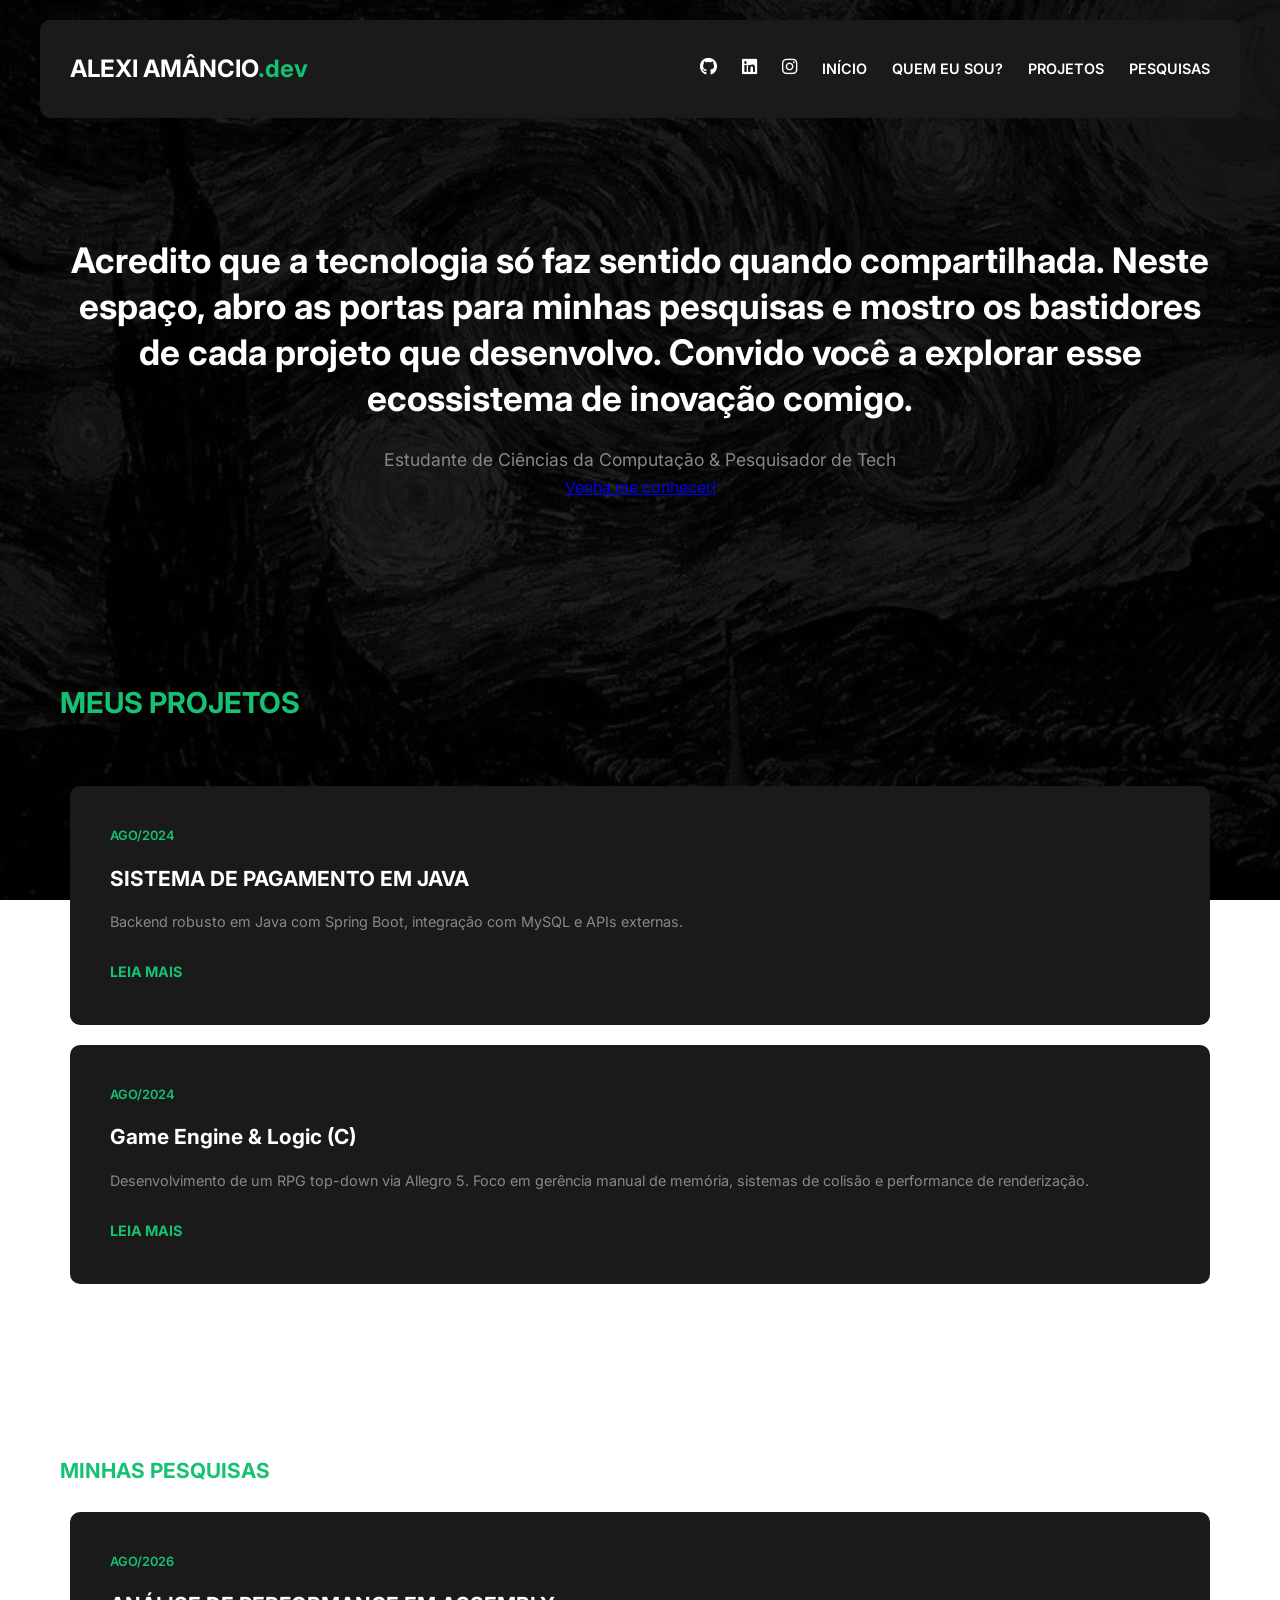
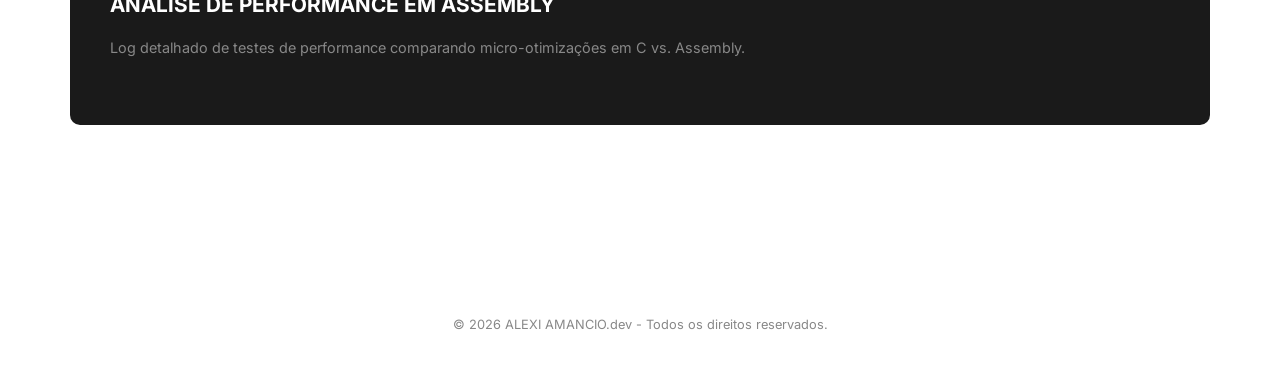
<file: Blog tech/index.html>
<!DOCTYPE html>
<html lang="pt-br">

<head>
    <meta charset="UTF-8">
    <meta name="viewport" content="width=device-width, initial-scale=1.0">
    <title>ALEXI Amâncio.dev | Fullstack Technology</title>
    <link rel="stylesheet" href="style.css">
    <link rel="shortcut icon" href="favicon.ico" type="image/x-icon">
    <link href="https://fonts.googleapis.com/css2?family=Inter:wght@400;600;700&display=swap" rel="stylesheet">
    <!-- Inicialização dos icones -->
    <link rel="stylesheet" href="https://cdnjs.cloudflare.com/ajax/libs/font-awesome/6.5.1/css/all.min.css">
</head>

<body class="dark-mode tech-v1">



    <!-- No começo de header cabeça do site Aqui cria uma linha em horizontal bem abaixo da barra de pesquisa do navegador -->
    <header>
        <div class="logo">
            <span class="logo-text">ALEXI AMÂNCIO</span><span class="logo-dot-dev">.dev</span>
        </div>
        <div id="coffee-icon-placeholder"></div>
        <nav>
            <ul>
                <!-- Referencias dos links dos sites -->
                <div class="social-icons">
                    <a href="https://github.com/seu-user" target="_blank"><i class="fa-brands fa-github"></i></a>
                    <a href="https://linkedin.com/in/seu-user" target="_blank"><i class="fa-brands fa-linkedin"></i></a>
                    <a href="https://www.instagram.com/aleximalloc/" target="_blank"><i class="fa-brands fa-instagram"></i></a>
                </div>
                <li><a href="#start">INÍCIO</a></li>
                <li><a href="#about">QUEM EU SOU?</a></li>
                <li><a href="#projects">PROJETOS</a></li>
                <li><a href="#research">PESQUISAS</a></li>
            </ul>
        </nav>
    </header>

    <div class="main-container">
        <!-- Section + id Tag semântica que divide o site em áreas temáticas Quem eu sou, Projetos, Pesquisas. A div usada para agrupar os elementos, fica até mais fácil para ser usada no css-->
        <section id="start" class="about-hero">
            <div class="hero-content">
                <h1>Acredito que a tecnologia só faz sentido quando compartilhada. Neste espaço, abro as portas para
                    minhas pesquisas e mostro os bastidores de cada projeto que desenvolvo. Convido você a explorar esse
                    ecossistema de inovação comigo.</h1>
                <p class="hero-subtext">Estudante de Ciências da Computação & Pesquisador de Tech</p>
                <p><a href="#about">Venha me conhecer!</a></p>
            </div>
        </section>

        <section id="projects" class="project-section"> <!-- Inicio aqui-->
            <h2 class="section-title">MEUS PROJETOS</h2>

            <div class="projects-grid">
                <div class="project-card">
                    <div class="card-icon"></div>
                    <p class="project-date">AGO/2024</p>
                    <h3 class="project-title">SISTEMA DE PAGAMENTO EM JAVA</h3>
                    <p class="project-description">Backend robusto em Java com Spring Boot, integração com MySQL e APIs
                        externas.</p>
                    <a href="#" class="project-link">LEIA MAIS</a>
                </div>

            </div>

            <div class="projects-grid">
                <div class="project-card">
                    <div class="card-icon"></div>
                    <p class="project-date">AGO/2024</p>
                    <h3 class="project-title">Game Engine & Logic (C)</h3>
                    <p class="project-description">Desenvolvimento de um RPG top-down via Allegro 5. Foco em gerência manual de memória, sistemas de colisão e performance de renderização.</p>
                    <a href="#" class="project-link">LEIA MAIS</a>
                </div>

            </div>
        </section>
        

        <section id="research" class="research-section">
            <h2 class="section-title research-title">MINHAS PESQUISAS</h2>

            <div class="research-grid">
                <div class="research-card">
                    <div class="card-icon"></div>
                    <p class="research-date">AGO/2026</p>
                    <h3 class="research-title">ANÁLISE DE PERFORMANCE EM ASSEMBLY</h3>
                    <p class="research-summary">Log detalhado de testes de performance comparando micro-otimizações em C vs. Assembly.</p>
                </div>

            </div>
        </section>

        <footer>
            <p>&copy; 2026 ALEXI AMANCIO.dev - Todos os direitos reservados.</p>
        </footer>

    </div>

</body>

</html>
</file>
<file: Blog tech/style.css>
:root {
    --bg-dark: #121212;
    --text-white: #FFFFFF;
    --accent-green: #16C172;
    --card-bg: #1A1A1A;
    --text-muted: #888888;
    --font-family: 'Inter', sans-serif;
}

* {
    margin: 0;
    padding: 0;
    box-sizing: border-box;
}

body {
    background: linear-gradient(rgba(0, 0, 0, 0.6), rgba(0, 0, 0, 0.6)), url('van gogh.jpg');
    background-repeat: no-repeat;
    background-position: center;
    background-size: cover;
    background-attachment: fixed;
    color: var(--text-white);
    font-family: var(--font-family);
    line-height: 1.6;
}

/* Dark mode mantém a imagem de fundo, apenas garante contraste */
body.dark-mode {
    background: linear-gradient(rgba(0, 0, 0, 0.7), rgba(0, 0, 0, 0.7)), url('van gogh.jpg');
    background-repeat: no-repeat;
    background-position: center;
    background-size: cover;
    background-attachment: fixed;
    color: var(--text-white);
}

.main-container {
    max-width: 1200px;
    margin: 0 auto;
    padding: 0 20px;
}

/* CABEÇALHO (HEADER) */
header {
    display: flex;
    justify-content: space-between;
    align-items: center;
    padding: 30px;
    background-color: var(--card-bg);
    border-radius: 10px;
    width: 95%;
    max-width: 1200px;
    margin: 20px auto;
}

.social-icons {
    display: flex;
    gap: 25px;
}

.social-icons a i {
    font-size: 1.1rem;
    color: var(--text-white);
    transition: 0.3s ease;
}

.social-icons a:hover i {
    color: var(--accent-green);
    transform: scale(1.2);
}

.logo-text {
    font-weight: 700;
    font-size: 1.5rem;
}

.logo-dot-dev {
    color: var(--accent-green);
    font-weight: 700;
    font-size: 1.5rem;
}

nav ul {
    list-style: none;
    display: flex;
    gap: 25px;
}

nav a {
    text-decoration: none;
    color: var(--text-white);
    font-weight: 600;
    font-size: 0.9rem;
    transition: color 0.3s ease;
}

nav a:hover {
    color: var(--accent-green);
}

.about-hero {
    padding: 100px 0;
    text-align: center;
}

.hero-content h1 {
    font-size: 2.2rem;
    font-weight: 700;
    margin-bottom: 25px;
    line-height: 1.3;
}

.hero-subtext {
    color: var(--text-muted);
    font-size: 1.1rem;
}

section {
    padding: 80px 0;
}

.section-title {
    color: var(--accent-green);
    font-size: 1.8rem;
    font-weight: 700;
    margin-bottom: 50px;
    text-transform: uppercase;
}

.projects-grid,
.research-grid {
    padding: 10px; /* Retirei o display flex daqui para espaçamentos do cards. Originalmente tinha o display flex aqui, mas isso causava problemas de espaçamento entre os cards. Agora o display flex está nos cards, e o grid é controlado por margens e gaps. */
    flex-wrap: wrap;
    gap: 30px;
    

}

.project-card,
.research-card {
    background-color: var(--card-bg);
    border-radius: 10px;
    padding: 40px;
    flex: 1 1 300px;
    transition: transform 0.3s ease;
}

.project-card:hover,
.research-card:hover {
    transform: translateY(-5px);
}

.project-date,
.research-date {
    color: var(--accent-green);
    font-size: 0.8rem;
    font-weight: 600;
    margin-bottom: 15px;
}

.project-title,
.research-title {
    font-size: 1.3rem;
    font-weight: 700;
    margin-bottom: 15px;
}

.project-description,
.research-summary {
    color: var(--text-muted);
    font-size: 0.9rem;
    margin-bottom: 25px;
    line-height: 1.7;
}

.project-link {
    color: var(--accent-green);
    text-decoration: none;
    font-weight: 700;
    font-size: 0.9rem;
}

.project-link:hover {
    text-decoration: underline;
}

footer {
    text-align: center;
    color: var(--text-muted);
    font-size: 0.8rem;
    padding: 50px 0;
    margin-top: 50px;
}
</file>
